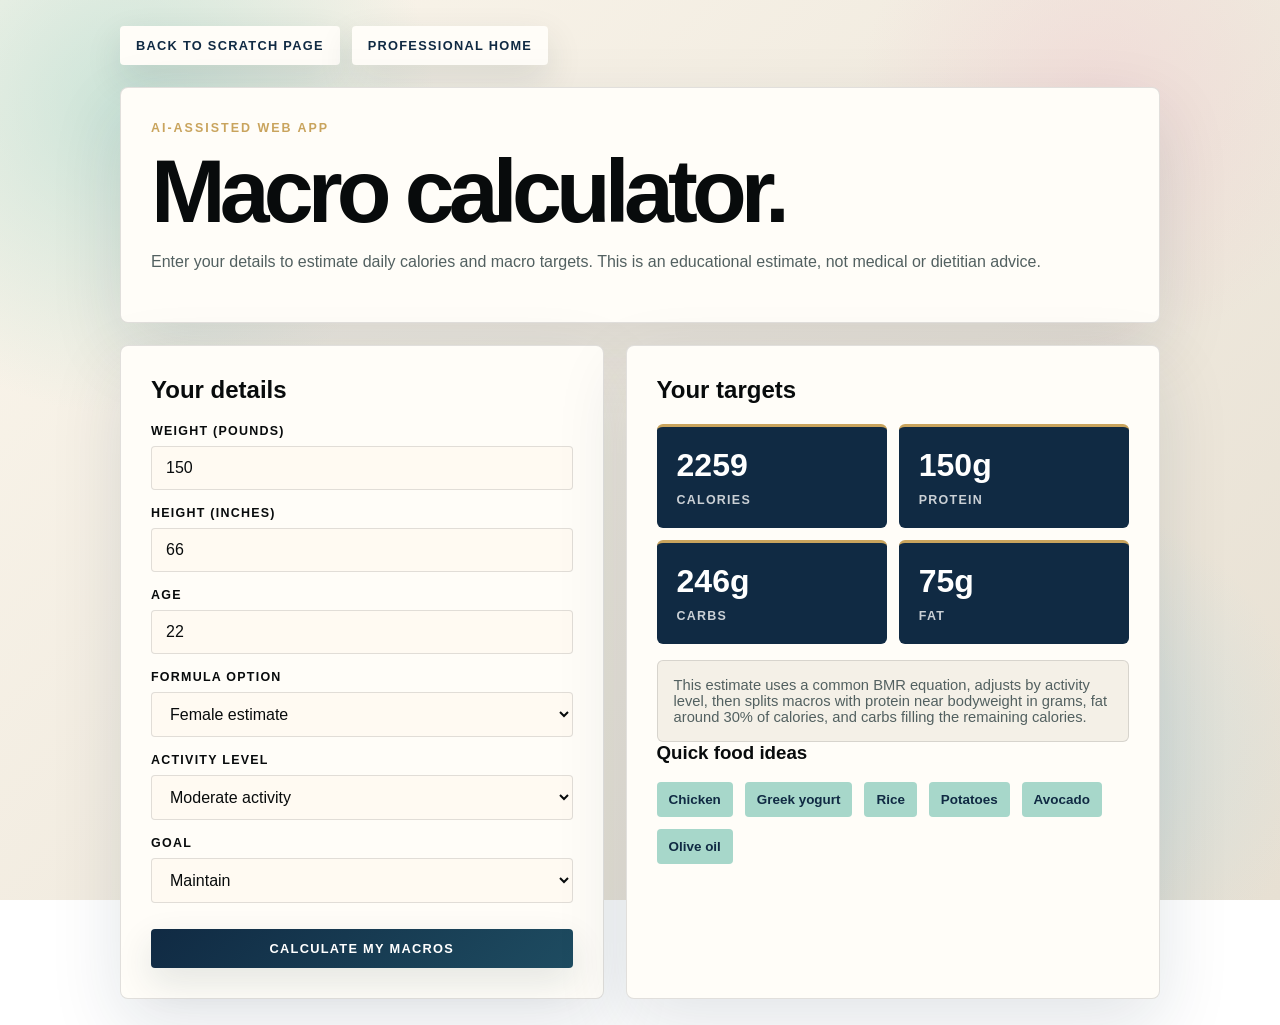
<file: macro-app.html>
<!DOCTYPE html>
<html lang="en">
  <head>
    <meta charset="UTF-8" />
    <meta name="viewport" content="width=device-width, initial-scale=1.0" />
    <title>Macro Calculator App</title>
    <style>
      :root {
        --cream: #fbf6ec;
        --stone: #e7e0d3;
        --foam: #d8eee7;
        --seafoam: #a7d7ca;
        --blue: #a9d6e5;
        --navy: #102a43;
        --ink: #080b0c;
        --slate: #526060;
        --pink: #f0c7cf;
        --gold: #c9a45d;
        --panel: #fffdf8;
        --line: rgba(9, 15, 16, 0.12);
        --shadow: 0 26px 72px rgba(16, 42, 67, 0.12);
      }

      * {
        box-sizing: border-box;
      }

      body {
        margin: 0;
        min-height: 100vh;
        padding: 26px;
        font-family: "Avenir Next", "Helvetica Neue", "Segoe UI", sans-serif;
        color: var(--ink);
        background:
          radial-gradient(circle at 10% 12%, rgba(167, 215, 202, 0.56), transparent 22%),
          radial-gradient(circle at 86% 12%, rgba(240, 199, 207, 0.42), transparent 18%),
          radial-gradient(circle at 82% 84%, rgba(169, 214, 229, 0.44), transparent 20%),
          linear-gradient(135deg, var(--cream), var(--stone));
        background-attachment: fixed;
      }

      .app-shell {
        width: min(100%, 1040px);
        margin: 0 auto;
        display: grid;
        gap: 22px;
      }

      .nav,
      .chips,
      .macro-grid {
        display: flex;
        flex-wrap: wrap;
        gap: 12px;
      }

      a,
      button {
        border: 0;
        border-radius: 4px;
        padding: 12px 16px;
        background: var(--panel);
        color: var(--navy);
        text-decoration: none;
        text-transform: uppercase;
        letter-spacing: 0.1em;
        font: inherit;
        font-size: 0.8rem;
        font-weight: 800;
        box-shadow: 0 14px 36px rgba(16, 47, 60, 0.12);
        cursor: pointer;
      }

      button {
        width: 100%;
        margin-top: 10px;
        background: linear-gradient(135deg, var(--navy), #1e4c61);
        color: white;
      }

      .panel {
        border: 1px solid var(--line);
        border-radius: 8px;
        background: var(--panel);
        box-shadow: var(--shadow);
      }

      .hero,
      .controls,
      .result {
        padding: 30px;
      }

      .eyebrow {
        margin: 0 0 12px;
        color: var(--gold);
        text-transform: uppercase;
        letter-spacing: 0.16em;
        font-size: 0.78rem;
        font-weight: 800;
      }

      h1 {
        margin: 0 0 16px;
        font-size: clamp(2.8rem, 7vw, 5.8rem);
        line-height: 0.9;
        letter-spacing: -0.065em;
      }

      h2,
      h3,
      p {
        margin-top: 0;
      }

      p {
        color: var(--slate);
        line-height: 1.72;
      }

      .app-grid {
        display: grid;
        grid-template-columns: 0.95fr 1.05fr;
        gap: 22px;
      }

      .field {
        display: grid;
        gap: 8px;
        margin-bottom: 16px;
      }

      label {
        text-transform: uppercase;
        letter-spacing: 0.1em;
        font-size: 0.78rem;
        font-weight: 800;
      }

      input,
      select {
        width: 100%;
        padding: 12px 14px;
        border: 1px solid var(--line);
        border-radius: 4px;
        font: inherit;
        color: var(--ink);
        background: #fffaf2;
      }

      .macro-card {
        flex: 1 1 150px;
        padding: 20px;
        border-radius: 6px;
        border-top: 3px solid var(--gold);
        background: var(--navy);
        color: white;
      }

      .macro-card strong {
        display: block;
        margin-bottom: 6px;
        font-size: 2rem;
      }

      .macro-card span {
        color: rgba(255, 255, 255, 0.78);
        text-transform: uppercase;
        letter-spacing: 0.1em;
        font-size: 0.78rem;
        font-weight: 800;
      }

      .note {
        margin-top: 16px;
        padding: 16px;
        border-radius: 6px;
        border: 1px solid var(--line);
        background: #f4f0e7;
        color: var(--slate);
        font-size: 0.92rem;
      }

      .chip {
        padding: 10px 12px;
        border-radius: 4px;
        background: var(--seafoam);
        color: var(--navy);
        font-weight: 800;
        font-size: 0.84rem;
      }

      @media (max-width: 760px) {
        body {
          padding: 16px;
        }

        .app-grid {
          grid-template-columns: 1fr;
        }
      }
    </style>
  </head>
  <body>
    <div class="app-shell">
      <nav class="nav">
        <a href="scratch.html">Back to Scratch Page</a>
        <a href="index.html">Professional Home</a>
      </nav>

      <section class="panel hero">
        <p class="eyebrow">AI-Assisted Web App</p>
        <h1>Macro calculator.</h1>
        <p>
          Enter your details to estimate daily calories and macro targets. This is an
          educational estimate, not medical or dietitian advice.
        </p>
      </section>

      <main class="app-grid">
        <section class="panel controls">
          <h2>Your details</h2>
          <div class="field">
            <label for="weight">Weight (pounds)</label>
            <input id="weight" type="number" min="60" max="500" value="150" />
          </div>
          <div class="field">
            <label for="height">Height (inches)</label>
            <input id="height" type="number" min="48" max="84" value="66" />
          </div>
          <div class="field">
            <label for="age">Age</label>
            <input id="age" type="number" min="13" max="100" value="22" />
          </div>
          <div class="field">
            <label for="sex">Formula option</label>
            <select id="sex">
              <option value="female">Female estimate</option>
              <option value="male">Male estimate</option>
            </select>
          </div>
          <div class="field">
            <label for="activity">Activity level</label>
            <select id="activity">
              <option value="1.2">Sedentary</option>
              <option value="1.375">Light activity</option>
              <option value="1.55" selected>Moderate activity</option>
              <option value="1.725">Very active</option>
            </select>
          </div>
          <div class="field">
            <label for="goal">Goal</label>
            <select id="goal">
              <option value="-300">Fat loss</option>
              <option value="0" selected>Maintain</option>
              <option value="250">Build muscle</option>
            </select>
          </div>
          <button id="calculate" type="button">Calculate My Macros</button>
        </section>

        <section class="panel result">
          <h2>Your targets</h2>
          <div class="macro-grid">
            <div class="macro-card">
              <strong id="calories">2140</strong>
              <span>Calories</span>
            </div>
            <div class="macro-card">
              <strong id="protein">150g</strong>
              <span>Protein</span>
            </div>
            <div class="macro-card">
              <strong id="carbs">241g</strong>
              <span>Carbs</span>
            </div>
            <div class="macro-card">
              <strong id="fat">71g</strong>
              <span>Fat</span>
            </div>
          </div>

          <div class="note" id="explanation">
            Protein is estimated near bodyweight in grams. Fats use about 30% of
            calories, and carbs fill the remaining calories.
          </div>

          <h3>Quick food ideas</h3>
          <div class="chips">
            <span class="chip">Chicken</span>
            <span class="chip">Greek yogurt</span>
            <span class="chip">Rice</span>
            <span class="chip">Potatoes</span>
            <span class="chip">Avocado</span>
            <span class="chip">Olive oil</span>
          </div>
        </section>
      </main>
    </div>

    <script>
      const weight = document.getElementById("weight");
      const height = document.getElementById("height");
      const age = document.getElementById("age");
      const sex = document.getElementById("sex");
      const activity = document.getElementById("activity");
      const goal = document.getElementById("goal");
      const calculate = document.getElementById("calculate");
      const caloriesOutput = document.getElementById("calories");
      const proteinOutput = document.getElementById("protein");
      const carbsOutput = document.getElementById("carbs");
      const fatOutput = document.getElementById("fat");
      const explanation = document.getElementById("explanation");

      function calculateMacros() {
        const weightLb = Number(weight.value);
        const heightIn = Number(height.value);
        const ageYears = Number(age.value);
        const weightKg = weightLb * 0.453592;
        const heightCm = heightIn * 2.54;
        const sexAdjustment = sex.value === "male" ? 5 : -161;

        const bmr = 10 * weightKg + 6.25 * heightCm - 5 * ageYears + sexAdjustment;
        const maintenanceCalories = bmr * Number(activity.value);
        const targetCalories = Math.round(maintenanceCalories + Number(goal.value));

        const proteinGrams = Math.round(weightLb);
        const fatGrams = Math.round((targetCalories * 0.3) / 9);
        const carbGrams = Math.round((targetCalories - proteinGrams * 4 - fatGrams * 9) / 4);

        caloriesOutput.textContent = targetCalories;
        proteinOutput.textContent = `${proteinGrams}g`;
        carbsOutput.textContent = `${Math.max(carbGrams, 0)}g`;
        fatOutput.textContent = `${fatGrams}g`;
        explanation.textContent =
          "This estimate uses a common BMR equation, adjusts by activity level, then splits macros with protein near bodyweight in grams, fat around 30% of calories, and carbs filling the remaining calories.";
      }

      calculate.addEventListener("click", calculateMacros);
      calculateMacros();
    </script>
  </body>
</html>
</file>
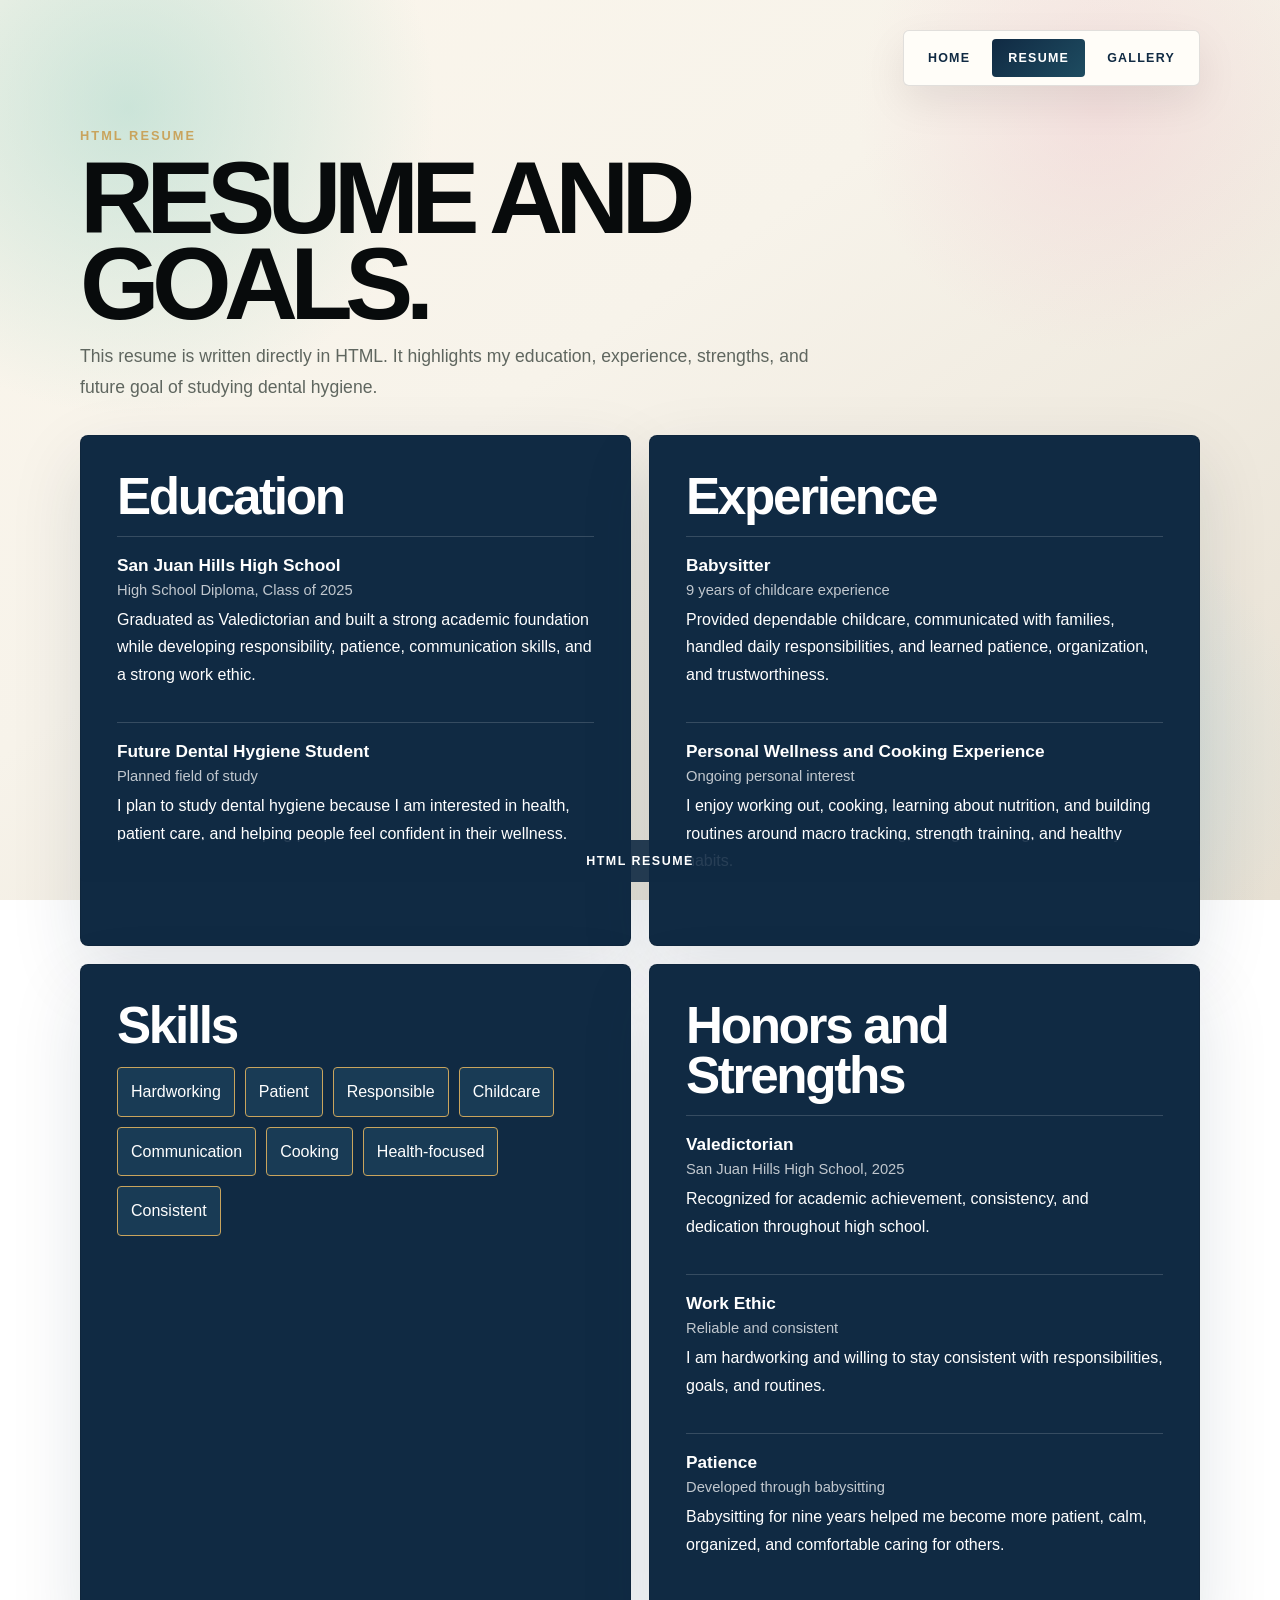
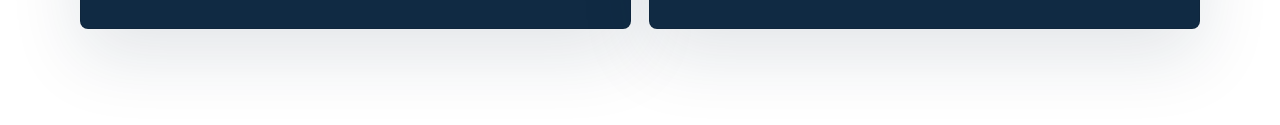
<file: resume.html>
<!DOCTYPE html>
<html lang="en">
  <head>
    <meta charset="UTF-8" />
    <meta name="viewport" content="width=device-width, initial-scale=1.0" />
    <title>Resume | Health Is Wealth</title>
    <link rel="stylesheet" href="styles.css" />
  </head>
  <body>
    <div class="site-shell">
      <nav class="site-nav">
        <div class="nav-card">
          <a href="index.html">Home</a>
          <a class="active" href="resume.html">Resume</a>
          <a href="gallery.html">Gallery</a>
        </div>
      </nav>

      <header class="page-header">
        <p class="eyebrow">HTML Resume</p>
        <h1>Resume and goals.</h1>
        <p class="lead">
          This resume is written directly in HTML. It highlights my education,
          experience, strengths, and future goal of studying dental hygiene.
        </p>
      </header>

      <main class="resume-grid">
        <section class="panel resume-section">
          <h2>Education</h2>
          <div class="resume-item">
            <strong>San Juan Hills High School</strong>
            <span>High School Diploma, Class of 2025</span>
            <p>
              Graduated as Valedictorian and built a strong academic foundation while
              developing responsibility, patience, communication skills, and a strong
              work ethic.
            </p>
          </div>
          <div class="resume-item">
            <strong>Future Dental Hygiene Student</strong>
            <span>Planned field of study</span>
            <p>
              I plan to study dental hygiene because I am interested in health,
              patient care, and helping people feel confident in their wellness.
            </p>
          </div>
        </section>

        <section class="panel resume-section">
          <h2>Experience</h2>
          <div class="resume-item">
            <strong>Babysitter</strong>
            <span>9 years of childcare experience</span>
            <p>
              Provided dependable childcare, communicated with families, handled daily
              responsibilities, and learned patience, organization, and trustworthiness.
            </p>
          </div>
          <div class="resume-item">
            <strong>Personal Wellness and Cooking Experience</strong>
            <span>Ongoing personal interest</span>
            <p>
              I enjoy working out, cooking, learning about nutrition, and building
              routines around macro tracking, strength training, and healthy habits.
            </p>
          </div>
        </section>

        <section class="panel resume-section">
          <h2>Skills</h2>
          <ul class="skill-list">
            <li>Hardworking</li>
            <li>Patient</li>
            <li>Responsible</li>
            <li>Childcare</li>
            <li>Communication</li>
            <li>Cooking</li>
            <li>Health-focused</li>
            <li>Consistent</li>
          </ul>
        </section>

        <section class="panel resume-section">
          <h2>Honors and Strengths</h2>
          <div class="resume-item">
            <strong>Valedictorian</strong>
            <span>San Juan Hills High School, 2025</span>
            <p>
              Recognized for academic achievement, consistency, and dedication
              throughout high school.
            </p>
          </div>
          <div class="resume-item">
            <strong>Work Ethic</strong>
            <span>Reliable and consistent</span>
            <p>
              I am hardworking and willing to stay consistent with responsibilities,
              goals, and routines.
            </p>
          </div>
          <div class="resume-item">
            <strong>Patience</strong>
            <span>Developed through babysitting</span>
            <p>
              Babysitting for nine years helped me become more patient, calm,
              organized, and comfortable caring for others.
            </p>
          </div>
        </section>
      </main>
    </div>

    <footer class="site-footer">
      <div class="footer-card">HTML Resume</div>
    </footer>
  </body>
</html>
</file>
<file: styles.css>
:root {
  --cream: #fbf6ec;
  --stone: #e7e0d3;
  --foam: #f2f8f2;
  --mint: #d8e8df;
  --seafoam: #a7d7ca;
  --blue: #a9d6e5;
  --navy: #102a43;
  --pink: #f0c7cf;
  --gold: #c9a45d;
  --ink: #080b0c;
  --slate: #5f665f;
  --white: #ffffff;
  --panel: #fffdf8;
  --line: rgba(9, 15, 16, 0.12);
  --shadow: 0 26px 72px rgba(16, 42, 67, 0.12);
}

* {
  box-sizing: border-box;
}

html {
  scroll-behavior: smooth;
}

body {
  margin: 0;
  min-height: 100vh;
  padding: 30px 22px 96px;
  font-family: "Avenir Next", "Helvetica Neue", "Segoe UI", sans-serif;
  color: var(--ink);
  background:
    radial-gradient(circle at 10% 12%, rgba(167, 215, 202, 0.56), transparent 22%),
    radial-gradient(circle at 86% 12%, rgba(240, 199, 207, 0.42), transparent 18%),
    radial-gradient(circle at 82% 84%, rgba(169, 214, 229, 0.44), transparent 20%),
    linear-gradient(145deg, var(--cream) 0%, #f7f3ea 42%, var(--stone) 100%);
  background-attachment: fixed;
}

.site-shell {
  width: min(100%, 1120px);
  margin: 0 auto;
  display: grid;
  gap: 24px;
}

.site-nav {
  display: flex;
  justify-content: flex-end;
}

.nav-card {
  display: flex;
  flex-wrap: wrap;
  gap: 6px;
  padding: 8px;
  border: 1px solid var(--line);
  border-radius: 6px;
  background: #fffdf8;
  box-shadow: 0 16px 42px rgba(9, 15, 16, 0.08);
}

.nav-card a,
.button {
  display: inline-flex;
  justify-content: center;
  align-items: center;
  padding: 12px 16px;
  border-radius: 4px;
  color: var(--navy);
  text-decoration: none;
  text-transform: uppercase;
  letter-spacing: 0.1em;
  font-size: 0.78rem;
  font-weight: 800;
}

.nav-card a:hover,
.nav-card a:focus-visible,
.nav-card a.active,
.button {
  background: linear-gradient(135deg, var(--navy), #1e4c61);
  color: white;
  outline: none;
}

.page-header {
  max-width: 920px;
  padding: 18px 0 8px;
}

.eyebrow {
  margin: 0 0 12px;
  color: var(--gold);
  text-transform: uppercase;
  letter-spacing: 0.16em;
  font-size: 0.8rem;
  font-weight: 800;
}

h1,
h2,
h3,
p {
  margin-top: 0;
}

h1 {
  margin-bottom: 14px;
  max-width: 12ch;
  font-size: clamp(3.2rem, 8vw, 7rem);
  line-height: 0.84;
  letter-spacing: -0.075em;
  text-transform: uppercase;
}

.lead {
  margin-bottom: 0;
  max-width: 760px;
  color: var(--slate);
  font-size: 1.1rem;
  line-height: 1.75;
  font-weight: 520;
}

.main-grid {
  display: grid;
  gap: 24px;
}

.panel {
  overflow: hidden;
  border: 1px solid var(--line);
  border-radius: 8px;
  background: var(--panel);
  box-shadow: var(--shadow);
}

.hero {
  display: grid;
  grid-template-columns: 1.05fr 0.95fr;
  min-height: 620px;
}

.hero-copy,
.card,
.resume-section {
  padding: 36px;
}

.hero-copy {
  display: flex;
  flex-direction: column;
  justify-content: space-between;
  gap: 32px;
  color: white;
  background: var(--navy);
}

.tag {
  display: inline-flex;
  width: fit-content;
  margin-bottom: 16px;
  padding: 8px 13px;
  border-radius: 4px;
  border: 1px solid var(--gold);
  background: #193b55;
  color: white;
  text-transform: uppercase;
  letter-spacing: 0.12em;
  font-size: 0.75rem;
  font-weight: 800;
}

.hero h2,
.card h2,
.resume-section h2 {
  margin-bottom: 14px;
  font-size: clamp(2rem, 4vw, 3.6rem);
  line-height: 0.98;
  letter-spacing: -0.045em;
}

.hero p,
.card p,
.resume-section p,
.caption p,
.resume-section li {
  line-height: 1.72;
}

.stat-row,
.card-grid,
.photo-grid,
.resume-grid {
  display: grid;
  gap: 18px;
}

.stat-row {
  grid-template-columns: repeat(3, minmax(0, 1fr));
}

.stat {
  padding: 18px;
  border-radius: 6px;
  border: 1px solid var(--gold);
  background: #193b55;
}

.stat strong {
  display: block;
  margin-bottom: 8px;
  font-size: 1.8rem;
}

.stat span {
  color: rgba(255, 255, 255, 0.78);
  text-transform: uppercase;
  letter-spacing: 0.1em;
  font-size: 0.78rem;
  font-weight: 800;
}

.hero-image,
.photo-card,
.slide {
  position: relative;
}

.hero-image img,
.photo-card img,
.slide img {
  width: 100%;
  height: 100%;
  display: block;
  object-fit: cover;
}

.card-grid {
  grid-template-columns: repeat(3, minmax(0, 1fr));
}

.card {
  color: white;
  background: var(--navy);
}

.card h3 {
  margin-bottom: 10px;
  font-size: 1.35rem;
}

.photo-grid {
  grid-template-columns: repeat(3, minmax(0, 1fr));
}

.photo-card {
  min-height: 390px;
  background: var(--cream);
}

.photo-card::after,
.slide::after {
  content: "";
  position: absolute;
  inset: 0;
  background: linear-gradient(to top, rgba(7, 25, 31, 0.7), transparent 58%);
}

.caption {
  position: absolute;
  left: 22px;
  right: 22px;
  bottom: 22px;
  z-index: 1;
  color: white;
}

.caption h3,
.caption h2 {
  margin-bottom: 8px;
  font-size: clamp(1.4rem, 3vw, 2.6rem);
  line-height: 1;
}

.resume-grid {
  grid-template-columns: repeat(2, minmax(0, 1fr));
}

.resume-section {
  color: white;
  background: var(--navy);
}

.resume-item {
  padding: 18px 0;
  border-top: 1px solid rgba(255, 255, 255, 0.16);
}

.resume-item strong {
  display: block;
  margin-bottom: 6px;
  font-size: 1.08rem;
}

.resume-item span {
  display: block;
  margin-bottom: 8px;
  color: rgba(255, 255, 255, 0.74);
  font-size: 0.92rem;
}

.skill-list {
  display: flex;
  flex-wrap: wrap;
  gap: 10px;
  padding: 0;
  list-style: none;
}

.skill-list li {
  padding: 10px 13px;
  border-radius: 4px;
  border: 1px solid var(--gold);
  background: #193b55;
}

.note {
  padding: 18px 20px;
  border-radius: 6px;
  background: #193b55;
}

.carousel {
  position: relative;
  min-height: 72vh;
}

.slides {
  display: flex;
  height: 100%;
  transition: transform 0.55s ease;
}

.slide {
  min-width: 100%;
  min-height: 72vh;
  background: var(--foam);
}

.control {
  position: absolute;
  top: 50%;
  z-index: 2;
  width: 52px;
  height: 52px;
  border: 0;
  border-radius: 4px;
  background: rgba(255, 255, 255, 0.86);
  color: var(--navy);
  font-size: 1.4rem;
  cursor: pointer;
  transform: translateY(-50%);
}

.control.prev {
  left: 18px;
}

.control.next {
  right: 18px;
}

.dots {
  position: absolute;
  left: 50%;
  bottom: 22px;
  z-index: 2;
  display: flex;
  gap: 10px;
  padding: 10px 14px;
  border-radius: 4px;
  background: rgba(16, 47, 60, 0.5);
  transform: translateX(-50%);
}

.dot {
  width: 12px;
  height: 12px;
  border: 0;
  border-radius: 2px;
  background: rgba(255, 255, 255, 0.42);
  cursor: pointer;
}

.dot.active {
  background: var(--gold);
}

.site-footer {
  position: fixed;
  right: 22px;
  bottom: 18px;
  left: 22px;
  z-index: 10;
  display: flex;
  justify-content: center;
}

.footer-card {
  width: min(100%, 1120px);
  padding: 14px 18px;
  border-radius: 6px;
  background: rgba(16, 42, 67, 0.9);
  color: white;
  text-align: center;
  text-transform: uppercase;
  letter-spacing: 0.12em;
  font-size: 0.78rem;
  font-weight: 800;
}

@media (max-width: 850px) {
  .hero,
  .card-grid,
  .photo-grid,
  .resume-grid {
    grid-template-columns: 1fr;
  }

  .stat-row {
    grid-template-columns: 1fr;
  }

  .nav-card {
    justify-content: center;
    border-radius: 6px;
  }
}

@media (max-width: 640px) {
  body {
    padding: 18px 14px 110px;
  }

  .hero-copy,
  .card,
  .resume-section {
    padding: 24px;
  }

  .photo-card {
    min-height: 300px;
  }
}
</file>
